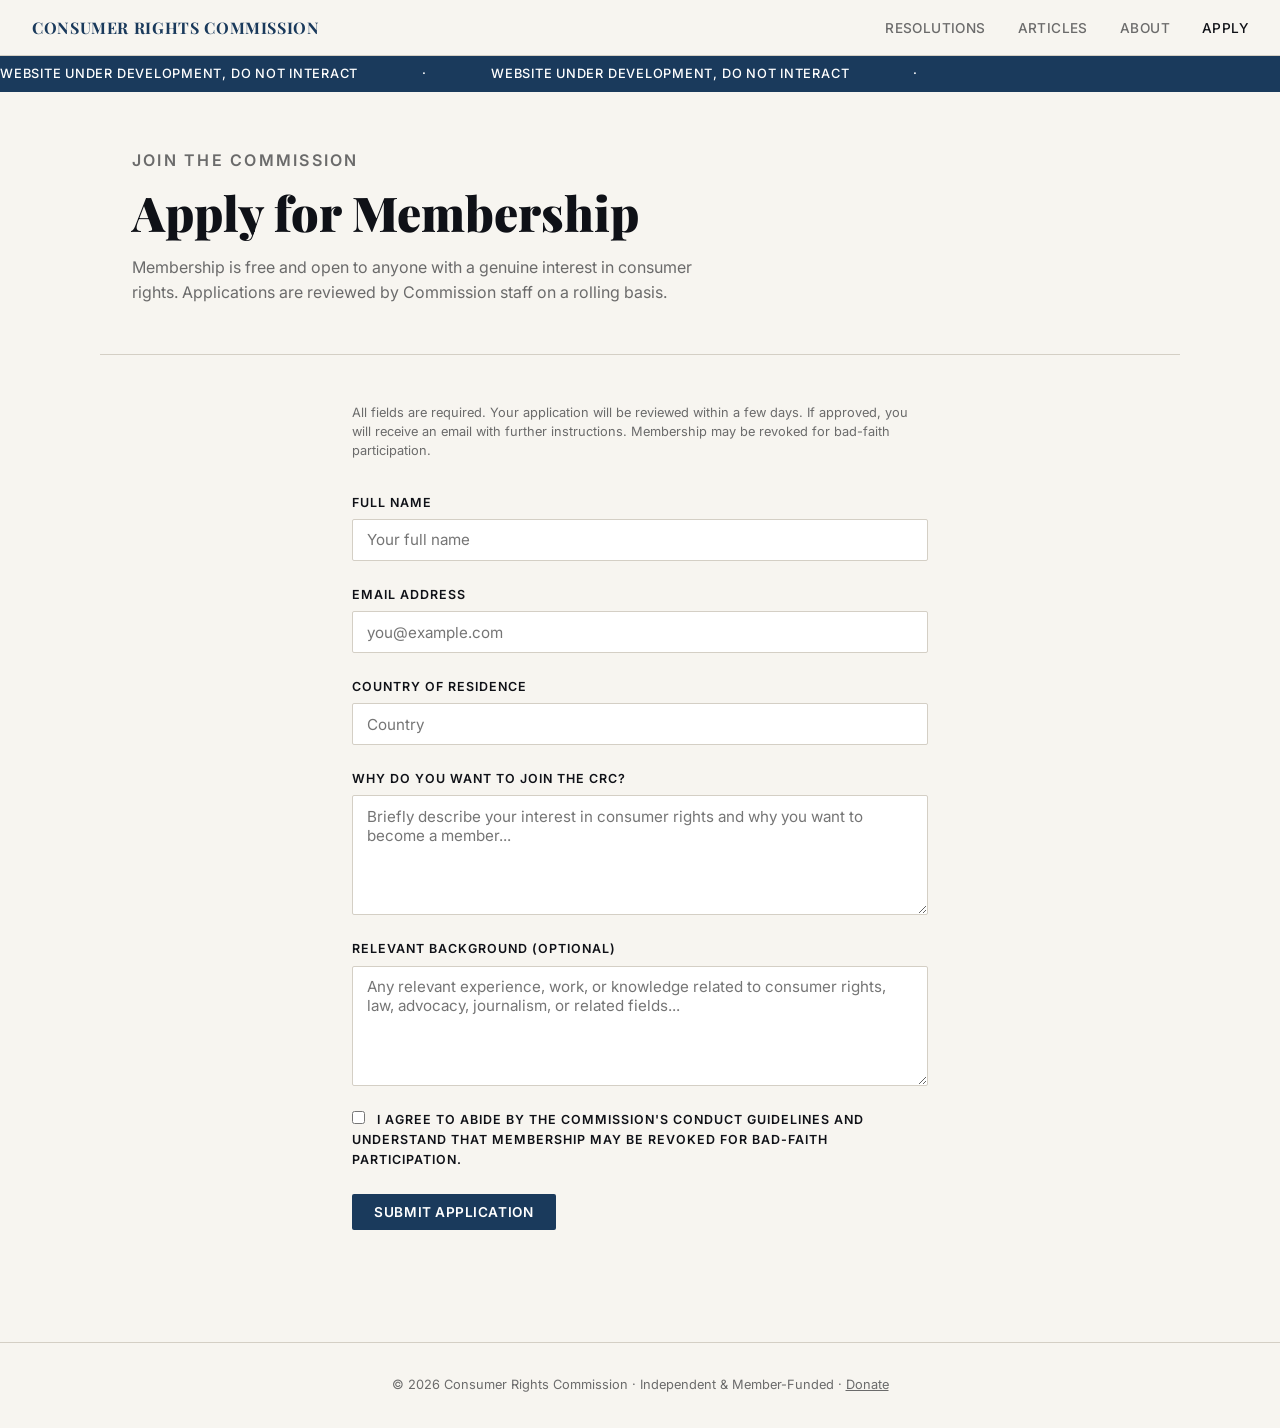
<file: apply.html>
<!DOCTYPE html>
<html lang="en">
<head>
  <meta charset="UTF-8" />
  <meta name="viewport" content="width=device-width, initial-scale=1.0" />
  <title>Apply — Consumer Rights Commission</title>
  <link href="https://fonts.googleapis.com/css2?family=Playfair+Display:wght@700;900&family=Inter:wght@400;500;600&display=swap" rel="stylesheet" />
  <link rel="stylesheet" href="style.css" />
</head>
<body>

  <nav>
    <a href="index.html" class="nav-logo">Consumer Rights Commission</a>
    <ul class="nav-links">
      <li><a href="resolutions.html">Resolutions</a></li>
      <li><a href="articles.html">Articles</a></li>
      <li><a href="about.html">About</a></li>
      <li><a href="apply.html" class="active">Apply</a></li>
    </ul>
  </nav>

  <div class="ticker-wrap">
    <div class="ticker-inner">
      <span>WEBSITE UNDER DEVELOPMENT, DO NOT INTERACT</span>
      <span>·</span>
      <span>WEBSITE UNDER DEVELOPMENT, DO NOT INTERACT</span>
      <span>·</span>
    </div>
  </div>

  <div class="page-hero">
    <p class="page-hero-eyebrow">Join the Commission</p>
    <h1>Apply for Membership</h1>
    <p>Membership is free and open to anyone with a genuine interest in consumer rights. Applications are reviewed by Commission staff on a rolling basis.</p>
  </div>

  <div class="form-wrap">
    <p class="form-note">All fields are required. Your application will be reviewed within a few days. If approved, you will receive an email with further instructions. Membership may be revoked for bad-faith participation.</p>

    <div class="form-group">
      <label for="name">Full Name</label>
      <input type="text" id="name" placeholder="Your full name" />
    </div>

    <div class="form-group">
      <label for="email">Email Address</label>
      <input type="email" id="email" placeholder="you@example.com" />
    </div>

    <div class="form-group">
      <label for="country">Country of Residence</label>
      <input type="text" id="country" placeholder="Country" />
    </div>

    <div class="form-group">
      <label for="interest">Why do you want to join the CRC?</label>
      <textarea id="interest" placeholder="Briefly describe your interest in consumer rights and why you want to become a member..."></textarea>
    </div>

    <div class="form-group">
      <label for="background">Relevant background (optional)</label>
      <textarea id="background" placeholder="Any relevant experience, work, or knowledge related to consumer rights, law, advocacy, journalism, or related fields..."></textarea>
    </div>

    <div class="form-group">
      <label>
        <input type="checkbox" style="margin-right:.5rem;" />
        I agree to abide by the Commission's conduct guidelines and understand that membership may be revoked for bad-faith participation.
      </label>
    </div>

    <button class="btn btn-primary" id="submit-btn" onclick="handleSubmit()">Submit Application</button>

    <p id="submit-msg" style="display:none; margin-top:1.5rem; font-size:.9rem; color:var(--accent); font-weight:600;">
      Thank you — your application has been received. We will be in touch via email.
    </p>
    <p id="error-msg" style="display:none; margin-top:1.5rem; font-size:.9rem; color:#842029; font-weight:600;">
      Something went wrong. Please try again or email us directly at crcmail.official@gmail.com.
    </p>
  </div>

  <footer>
    © 2026 Consumer Rights Commission · Independent &amp; Member-Funded · <a href="#">Donate</a>
  </footer>

  <script>
    async function handleSubmit() {
      const name = document.getElementById('name').value.trim();
      const email = document.getElementById('email').value.trim();
      const country = document.getElementById('country').value.trim();
      const interest = document.getElementById('interest').value.trim();
      const checkbox = document.querySelector('input[type="checkbox"]');

      if (!name || !email || !country || !interest) {
        alert('Please fill in all required fields before submitting.');
        return;
      }
      if (!checkbox.checked) {
        alert('Please agree to the conduct guidelines before submitting.');
        return;
      }

      const btn = document.getElementById('submit-btn');
      btn.disabled = true;
      btn.textContent = 'Submitting...';
      btn.style.opacity = '.5';

      try {
        const response = await fetch('https://formspree.io/f/maqzakwl', {
          method: 'POST',
          headers: { 'Content-Type': 'application/json', 'Accept': 'application/json' },
          body: JSON.stringify({
            name,
            email,
            country,
            interest,
            background: document.getElementById('background').value.trim()
          })
        });

        if (response.ok) {
          document.getElementById('submit-msg').style.display = 'block';
          btn.style.display = 'none';
        } else {
          throw new Error('Server error');
        }
      } catch (err) {
        document.getElementById('error-msg').style.display = 'block';
        btn.disabled = false;
        btn.textContent = 'Submit Application';
        btn.style.opacity = '1';
      }
    }
  </script>

</body>
</html>
</file>
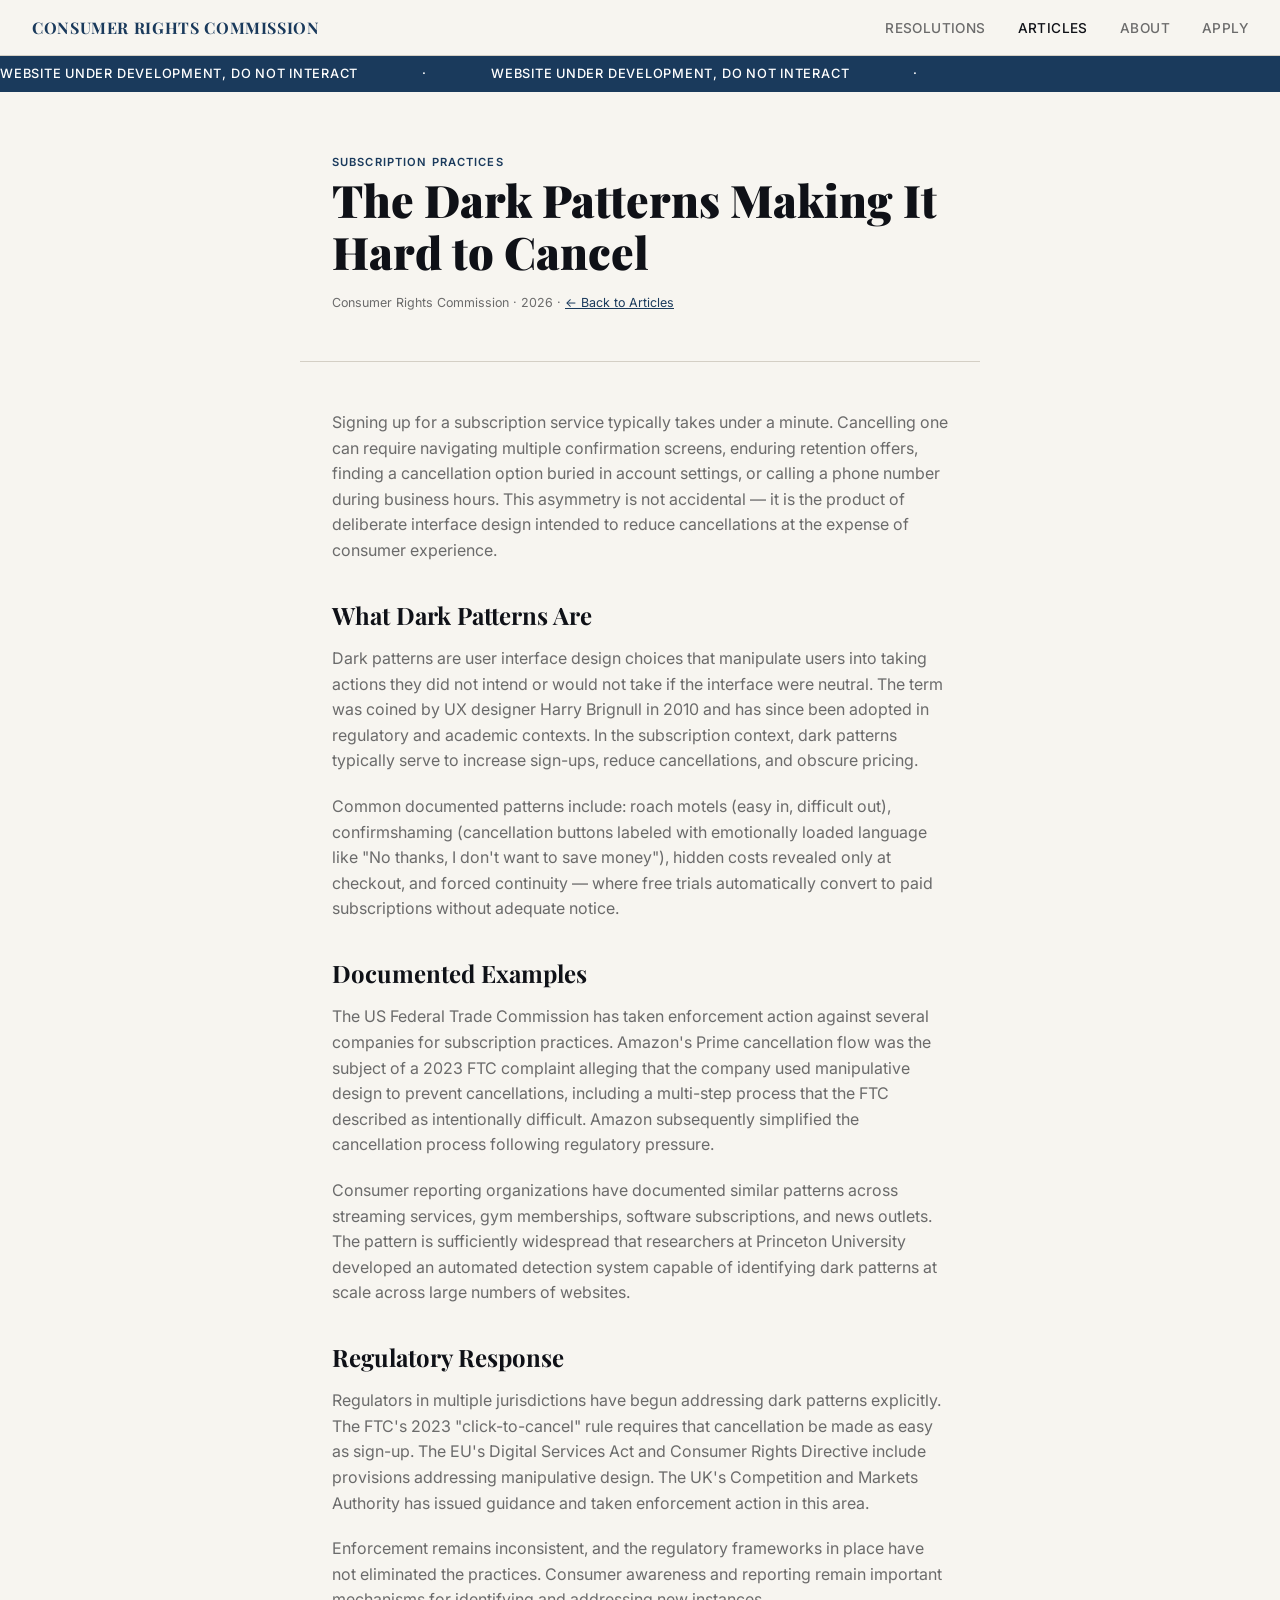
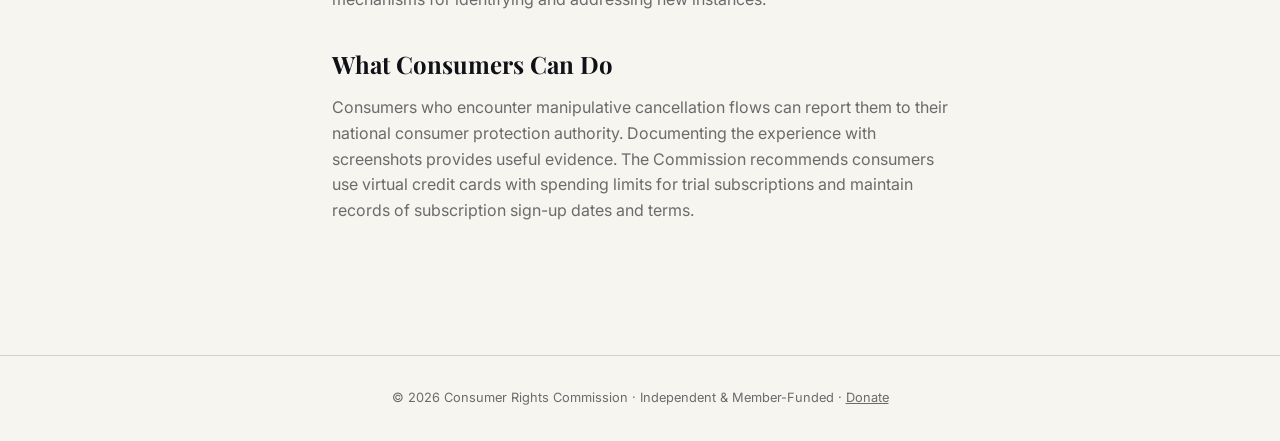
<file: dark-patterns.html>
<!DOCTYPE html>
<html lang="en">
<head>
  <meta charset="UTF-8" />
  <meta name="viewport" content="width=device-width, initial-scale=1.0" />
  <title>The Dark Patterns Making It Hard to Cancel — CRC</title>
  <link href="https://fonts.googleapis.com/css2?family=Playfair+Display:wght@700;900&family=Inter:wght@400;500;600&display=swap" rel="stylesheet" />
  <link rel="stylesheet" href="../style.css" />
  <style>
    .article-hero {
      border-bottom: 1px solid var(--rule);
      padding: 3.5rem 2rem 3rem;
      max-width: 680px;
      margin: 0 auto;
    }
    .article-hero h1 {
      font-family: 'Playfair Display', serif;
      font-size: clamp(1.8rem, 4vw, 2.8rem);
      font-weight: 900;
      line-height: 1.15;
      margin-bottom: 1rem;
    }
    .article-meta { font-size: .78rem; color: var(--mid); margin-top: 1rem; }
  </style>
</head>
<body>

  <nav>
    <a href="../index.html" class="nav-logo">Consumer Rights Commission</a>
    <ul class="nav-links">
      <li><a href="../resolutions.html">Resolutions</a></li>
      <li><a href="../articles.html" class="active">Articles</a></li>
      <li><a href="../about.html">About</a></li>
      <li><a href="../apply.html">Apply</a></li>
    </ul>
  </nav>

  <div class="ticker-wrap">
    <div class="ticker-inner">
      <span>WEBSITE UNDER DEVELOPMENT, DO NOT INTERACT</span>
      <span>·</span>
      <span>WEBSITE UNDER DEVELOPMENT, DO NOT INTERACT</span>
      <span>·</span>
    </div>
  </div>

  <div class="article-hero">
    <span class="card-tag">Subscription Practices</span>
    <h1>The Dark Patterns Making It Hard to Cancel</h1>
    <p class="article-meta">Consumer Rights Commission · 2026 · <a href="../articles.html" style="color:var(--accent);">← Back to Articles</a></p>
  </div>

  <div class="prose">
    <p>Signing up for a subscription service typically takes under a minute. Cancelling one can require navigating multiple confirmation screens, enduring retention offers, finding a cancellation option buried in account settings, or calling a phone number during business hours. This asymmetry is not accidental — it is the product of deliberate interface design intended to reduce cancellations at the expense of consumer experience.</p>

    <h2>What Dark Patterns Are</h2>
    <p>Dark patterns are user interface design choices that manipulate users into taking actions they did not intend or would not take if the interface were neutral. The term was coined by UX designer Harry Brignull in 2010 and has since been adopted in regulatory and academic contexts. In the subscription context, dark patterns typically serve to increase sign-ups, reduce cancellations, and obscure pricing.</p>
    <p>Common documented patterns include: roach motels (easy in, difficult out), confirmshaming (cancellation buttons labeled with emotionally loaded language like "No thanks, I don't want to save money"), hidden costs revealed only at checkout, and forced continuity — where free trials automatically convert to paid subscriptions without adequate notice.</p>

    <h2>Documented Examples</h2>
    <p>The US Federal Trade Commission has taken enforcement action against several companies for subscription practices. Amazon's Prime cancellation flow was the subject of a 2023 FTC complaint alleging that the company used manipulative design to prevent cancellations, including a multi-step process that the FTC described as intentionally difficult. Amazon subsequently simplified the cancellation process following regulatory pressure.</p>
    <p>Consumer reporting organizations have documented similar patterns across streaming services, gym memberships, software subscriptions, and news outlets. The pattern is sufficiently widespread that researchers at Princeton University developed an automated detection system capable of identifying dark patterns at scale across large numbers of websites.</p>

    <h2>Regulatory Response</h2>
    <p>Regulators in multiple jurisdictions have begun addressing dark patterns explicitly. The FTC's 2023 "click-to-cancel" rule requires that cancellation be made as easy as sign-up. The EU's Digital Services Act and Consumer Rights Directive include provisions addressing manipulative design. The UK's Competition and Markets Authority has issued guidance and taken enforcement action in this area.</p>
    <p>Enforcement remains inconsistent, and the regulatory frameworks in place have not eliminated the practices. Consumer awareness and reporting remain important mechanisms for identifying and addressing new instances.</p>

    <h2>What Consumers Can Do</h2>
    <p>Consumers who encounter manipulative cancellation flows can report them to their national consumer protection authority. Documenting the experience with screenshots provides useful evidence. The Commission recommends consumers use virtual credit cards with spending limits for trial subscriptions and maintain records of subscription sign-up dates and terms.</p>
  </div>

  <footer>
    © 2026 Consumer Rights Commission · Independent &amp; Member-Funded · <a href="#">Donate</a>
  </footer>

</body>
</html>
</file>
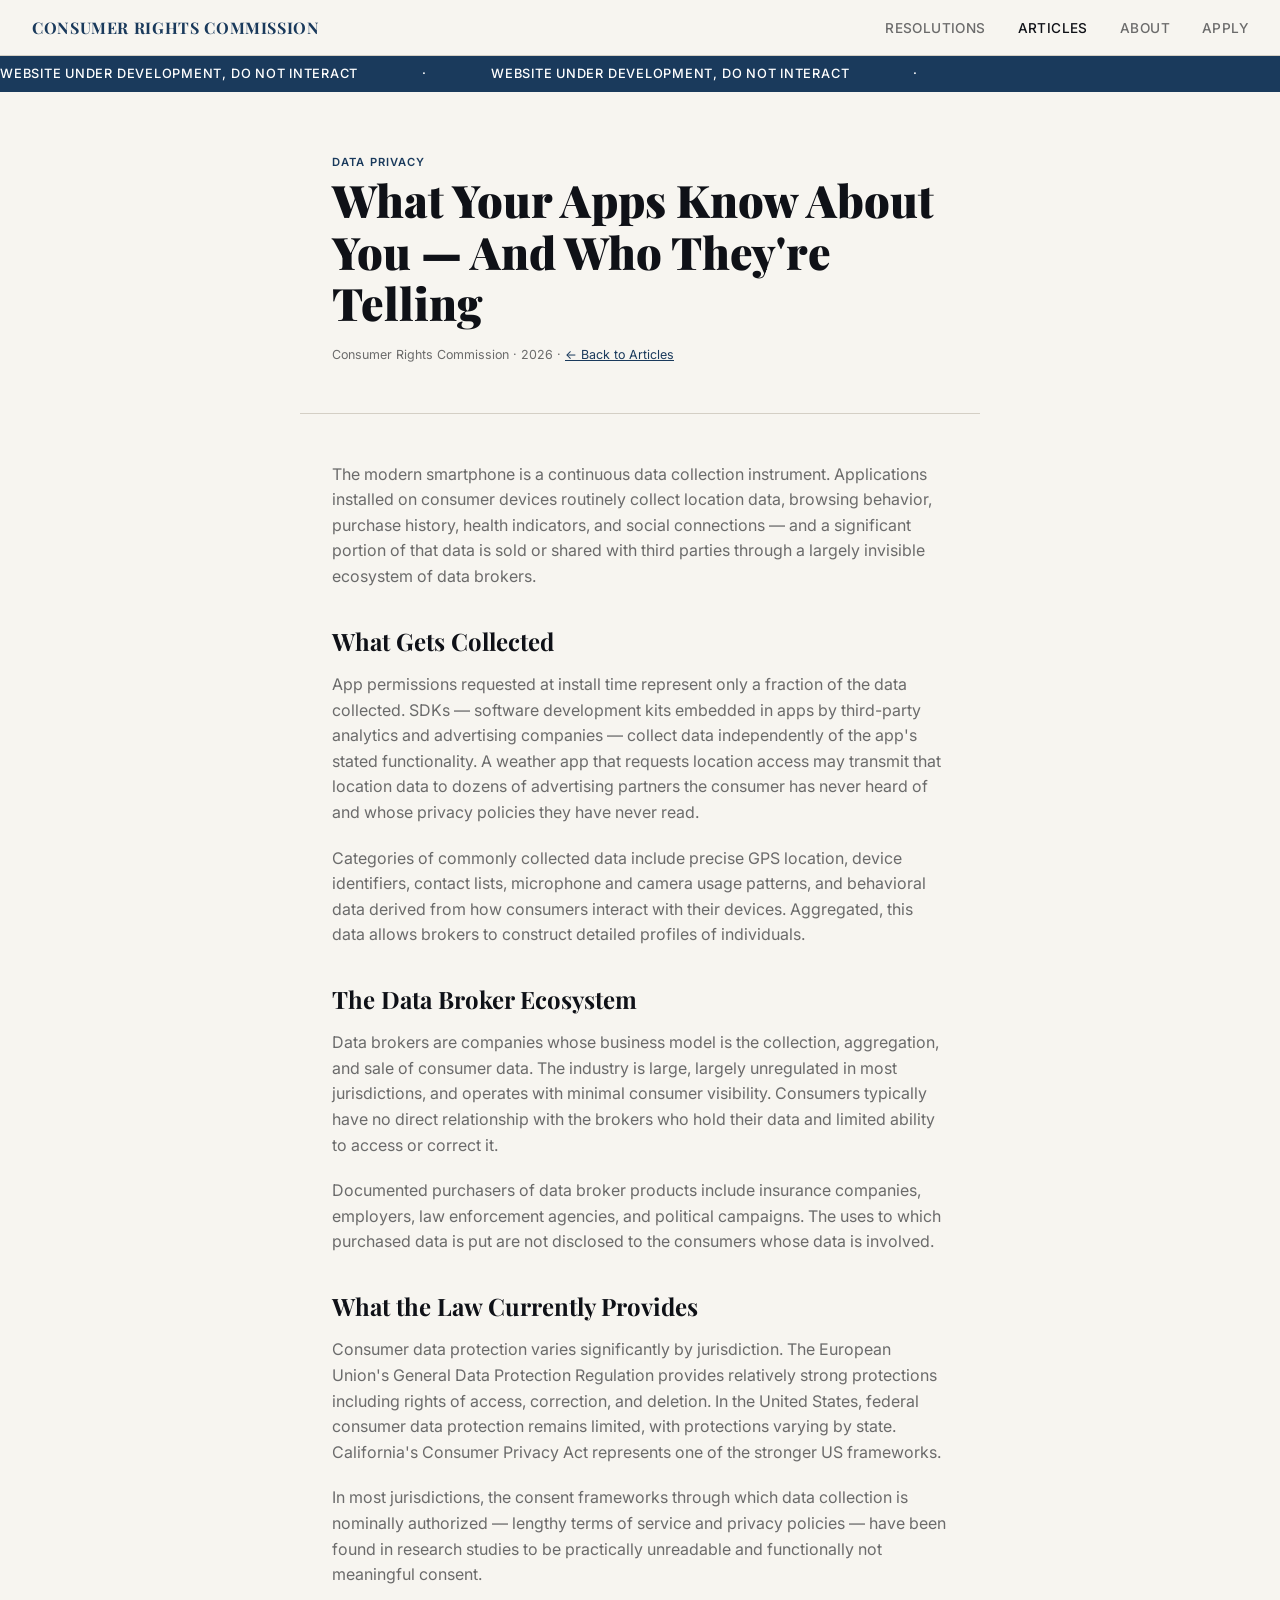
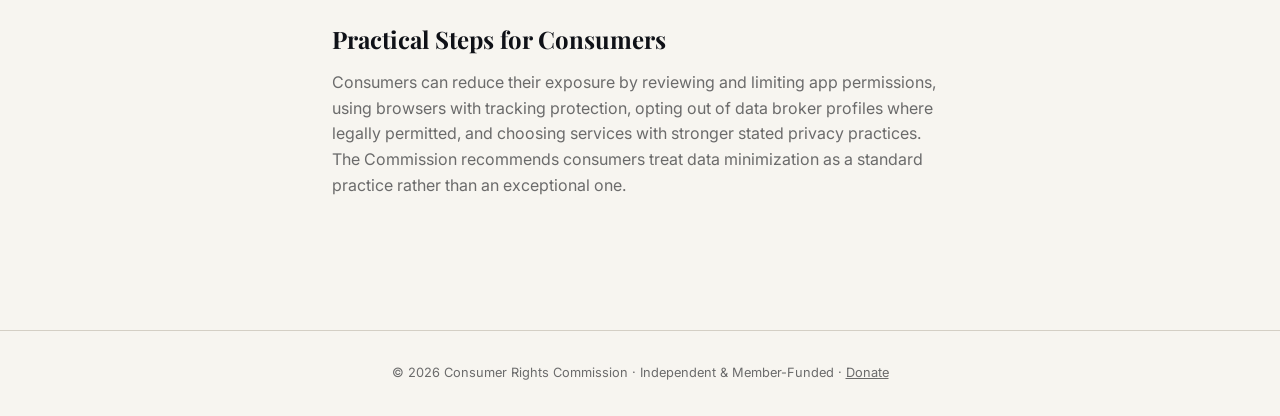
<file: data-privacy.html>
<!DOCTYPE html>
<html lang="en">
<head>
  <meta charset="UTF-8" />
  <meta name="viewport" content="width=device-width, initial-scale=1.0" />
  <title>What Your Apps Know About You — CRC</title>
  <link href="https://fonts.googleapis.com/css2?family=Playfair+Display:wght@700;900&family=Inter:wght@400;500;600&display=swap" rel="stylesheet" />
  <link rel="stylesheet" href="../style.css" />
  <style>
    .article-hero {
      border-bottom: 1px solid var(--rule);
      padding: 3.5rem 2rem 3rem;
      max-width: 680px;
      margin: 0 auto;
    }
    .article-hero h1 {
      font-family: 'Playfair Display', serif;
      font-size: clamp(1.8rem, 4vw, 2.8rem);
      font-weight: 900;
      line-height: 1.15;
      margin-bottom: 1rem;
    }
    .article-meta { font-size: .78rem; color: var(--mid); margin-top: 1rem; }
  </style>
</head>
<body>

  <nav>
    <a href="../index.html" class="nav-logo">Consumer Rights Commission</a>
    <ul class="nav-links">
      <li><a href="../resolutions.html">Resolutions</a></li>
      <li><a href="../articles.html" class="active">Articles</a></li>
      <li><a href="../about.html">About</a></li>
      <li><a href="../apply.html">Apply</a></li>
    </ul>
  </nav>

  <div class="ticker-wrap">
    <div class="ticker-inner">
      <span>WEBSITE UNDER DEVELOPMENT, DO NOT INTERACT</span>
      <span>·</span>
      <span>WEBSITE UNDER DEVELOPMENT, DO NOT INTERACT</span>
      <span>·</span>
    </div>
  </div>

  <div class="article-hero">
    <span class="card-tag">Data Privacy</span>
    <h1>What Your Apps Know About You — And Who They're Telling</h1>
    <p class="article-meta">Consumer Rights Commission · 2026 · <a href="../articles.html" style="color:var(--accent);">← Back to Articles</a></p>
  </div>

  <div class="prose">
    <p>The modern smartphone is a continuous data collection instrument. Applications installed on consumer devices routinely collect location data, browsing behavior, purchase history, health indicators, and social connections — and a significant portion of that data is sold or shared with third parties through a largely invisible ecosystem of data brokers.</p>

    <h2>What Gets Collected</h2>
    <p>App permissions requested at install time represent only a fraction of the data collected. SDKs — software development kits embedded in apps by third-party analytics and advertising companies — collect data independently of the app's stated functionality. A weather app that requests location access may transmit that location data to dozens of advertising partners the consumer has never heard of and whose privacy policies they have never read.</p>
    <p>Categories of commonly collected data include precise GPS location, device identifiers, contact lists, microphone and camera usage patterns, and behavioral data derived from how consumers interact with their devices. Aggregated, this data allows brokers to construct detailed profiles of individuals.</p>

    <h2>The Data Broker Ecosystem</h2>
    <p>Data brokers are companies whose business model is the collection, aggregation, and sale of consumer data. The industry is large, largely unregulated in most jurisdictions, and operates with minimal consumer visibility. Consumers typically have no direct relationship with the brokers who hold their data and limited ability to access or correct it.</p>
    <p>Documented purchasers of data broker products include insurance companies, employers, law enforcement agencies, and political campaigns. The uses to which purchased data is put are not disclosed to the consumers whose data is involved.</p>

    <h2>What the Law Currently Provides</h2>
    <p>Consumer data protection varies significantly by jurisdiction. The European Union's General Data Protection Regulation provides relatively strong protections including rights of access, correction, and deletion. In the United States, federal consumer data protection remains limited, with protections varying by state. California's Consumer Privacy Act represents one of the stronger US frameworks.</p>
    <p>In most jurisdictions, the consent frameworks through which data collection is nominally authorized — lengthy terms of service and privacy policies — have been found in research studies to be practically unreadable and functionally not meaningful consent.</p>

    <h2>Practical Steps for Consumers</h2>
    <p>Consumers can reduce their exposure by reviewing and limiting app permissions, using browsers with tracking protection, opting out of data broker profiles where legally permitted, and choosing services with stronger stated privacy practices. The Commission recommends consumers treat data minimization as a standard practice rather than an exceptional one.</p>
  </div>

  <footer>
    © 2026 Consumer Rights Commission · Independent &amp; Member-Funded · <a href="#">Donate</a>
  </footer>

</body>
</html>
</file>
<file: style.css>
*, *::before, *::after { box-sizing: border-box; margin: 0; padding: 0; }

:root {
  --ink:       #0f1117;
  --paper:     #f7f5f0;
  --mid:       #6b6b6b;
  --rule:      #d4cfc5;
  --accent:    #1a3a5c;
  --accent-lt: #e8eef4;
}

body {
  background: var(--paper);
  color: var(--ink);
  font-family: 'Inter', sans-serif;
  font-size: 16px;
  line-height: 1.6;
}

/* ── NAV ── */
nav {
  border-bottom: 1px solid var(--rule);
  padding: 0 2rem;
  display: flex;
  align-items: center;
  justify-content: space-between;
  height: 56px;
  position: sticky;
  top: 0;
  background: var(--paper);
  z-index: 100;
}
.nav-logo {
  font-family: 'Playfair Display', serif;
  font-size: 1rem;
  font-weight: 700;
  letter-spacing: .04em;
  text-transform: uppercase;
  color: var(--accent);
  text-decoration: none;
}
.nav-links { display: flex; gap: 2rem; list-style: none; }
.nav-links a {
  text-decoration: none;
  font-size: .85rem;
  font-weight: 500;
  color: var(--mid);
  letter-spacing: .03em;
  text-transform: uppercase;
  transition: color .15s;
}
.nav-links a:hover, .nav-links a.active { color: var(--ink); }

/* ── TICKER ── */
.ticker-wrap {
  background: var(--accent);
  color: #fff;
  overflow: hidden;
  padding: .5rem 0;
  font-size: .8rem;
  font-weight: 500;
  letter-spacing: .06em;
  text-transform: uppercase;
}
.ticker-inner {
  display: flex;
  gap: 4rem;
  white-space: nowrap;
  animation: ticker 22s linear infinite;
}
@keyframes ticker {
  from { transform: translateX(0); }
  to   { transform: translateX(-50%); }
}

/* ── BUTTONS ── */
.btn {
  display: inline-block;
  padding: .65rem 1.4rem;
  font-size: .85rem;
  font-weight: 600;
  letter-spacing: .04em;
  text-transform: uppercase;
  text-decoration: none;
  border-radius: 2px;
  transition: background .15s, color .15s;
  cursor: pointer;
  border: none;
  font-family: 'Inter', sans-serif;
}
.btn-primary { background: var(--accent); color: #fff; }
.btn-primary:hover { background: #122a45; }
.btn-outline { background: transparent; color: var(--accent); border: 1.5px solid var(--accent); }
.btn-outline:hover { background: var(--accent-lt); }

/* ── PAGE HERO ── */
.page-hero {
  border-bottom: 1px solid var(--rule);
  padding: 3.5rem 2rem 3rem;
  max-width: 1080px;
  margin: 0 auto;
}
.page-hero-eyebrow {
  font-size: .72rem;
  font-weight: 600;
  letter-spacing: .14em;
  text-transform: uppercase;
  color: var(--accent);
  margin-bottom: .75rem;
}
.page-hero h1 {
  font-family: 'Playfair Display', serif;
  font-size: clamp(1.8rem, 4vw, 3rem);
  font-weight: 900;
  line-height: 1.1;
  margin-bottom: 1rem;
}
.page-hero p {
  font-size: 1rem;
  color: var(--mid);
  max-width: 580px;
}

/* ── SECTION ── */
.section {
  max-width: 1080px;
  margin: 0 auto;
  padding: 3rem 2rem;
}
.section-label {
  font-size: .72rem;
  font-weight: 600;
  letter-spacing: .14em;
  text-transform: uppercase;
  color: var(--mid);
  border-bottom: 1px solid var(--rule);
  padding-bottom: .6rem;
  margin-bottom: 2rem;
}

/* ── CARDS ── */
.card-grid {
  display: grid;
  grid-template-columns: repeat(auto-fill, minmax(280px, 1fr));
  gap: 1.5px;
  background: var(--rule);
  border: 1.5px solid var(--rule);
}
.card {
  background: var(--paper);
  padding: 1.75rem;
  display: flex;
  flex-direction: column;
  gap: .75rem;
}
.card-tag {
  font-size: .7rem;
  font-weight: 600;
  letter-spacing: .1em;
  text-transform: uppercase;
  color: var(--accent);
}
.card h3 {
  font-family: 'Playfair Display', serif;
  font-size: 1.15rem;
  font-weight: 700;
  line-height: 1.3;
}
.card p { font-size: .88rem; color: var(--mid); }
.card-link {
  margin-top: auto;
  font-size: .78rem;
  font-weight: 600;
  letter-spacing: .06em;
  text-transform: uppercase;
  color: var(--accent);
  text-decoration: none;
}
.card-link:hover { text-decoration: underline; }

/* ── RESOLUTION ── */
.resolution {
  background: var(--accent-lt);
  border-left: 4px solid var(--accent);
  padding: 1.5rem 2rem;
  max-width: 1080px;
  margin: 0 auto;
}
.resolution-meta {
  font-size: .72rem;
  font-weight: 600;
  letter-spacing: .1em;
  text-transform: uppercase;
  color: var(--accent);
  margin-bottom: .4rem;
}
.resolution h3 {
  font-family: 'Playfair Display', serif;
  font-size: 1.3rem;
  margin-bottom: .5rem;
}
.resolution p { font-size: .9rem; color: var(--mid); }

/* ── FOOTER ── */
footer {
  border-top: 1px solid var(--rule);
  padding: 2rem;
  text-align: center;
  font-size: .8rem;
  color: var(--mid);
  margin-top: 4rem;
}
footer a { color: inherit; }

/* ── PROSE ── */
.prose {
  max-width: 680px;
  margin: 0 auto;
  padding: 3rem 2rem;
}
.prose h2 {
  font-family: 'Playfair Display', serif;
  font-size: 1.5rem;
  font-weight: 700;
  margin: 2rem 0 .75rem;
}
.prose p { color: var(--mid); margin-bottom: 1.25rem; }
.prose ul { color: var(--mid); padding-left: 1.5rem; margin-bottom: 1.25rem; }
.prose li { margin-bottom: .4rem; }

/* ── FORM ── */
.form-wrap {
  max-width: 640px;
  margin: 0 auto;
  padding: 3rem 2rem;
}
.form-group {
  display: flex;
  flex-direction: column;
  gap: .4rem;
  margin-bottom: 1.5rem;
}
.form-group label {
  font-size: .78rem;
  font-weight: 600;
  letter-spacing: .08em;
  text-transform: uppercase;
  color: var(--ink);
}
.form-group input,
.form-group textarea,
.form-group select {
  background: #fff;
  border: 1.5px solid var(--rule);
  border-radius: 2px;
  padding: .65rem .9rem;
  font-family: 'Inter', sans-serif;
  font-size: .95rem;
  color: var(--ink);
  transition: border-color .15s;
  outline: none;
}
.form-group input:focus,
.form-group textarea:focus,
.form-group select:focus { border-color: var(--accent); }
.form-group textarea { resize: vertical; min-height: 120px; }
.form-note {
  font-size: .8rem;
  color: var(--mid);
  margin-bottom: 2rem;
  line-height: 1.5;
}

/* ── RESOLUTION LIST ── */
.resolution-list { display: flex; flex-direction: column; gap: 1.5px; background: var(--rule); border: 1.5px solid var(--rule); }
.resolution-row {
  background: var(--paper);
  padding: 1.5rem 1.75rem;
  display: flex;
  align-items: flex-start;
  justify-content: space-between;
  gap: 2rem;
}
.resolution-row-body { flex: 1; }
.resolution-row-body h3 {
  font-family: 'Playfair Display', serif;
  font-size: 1.1rem;
  font-weight: 700;
  margin-bottom: .3rem;
}
.resolution-row-body p { font-size: .85rem; color: var(--mid); }
.resolution-row-meta { font-size: .72rem; font-weight: 600; letter-spacing: .08em; text-transform: uppercase; color: var(--mid); white-space: nowrap; }
.status-badge {
  display: inline-block;
  padding: .2rem .6rem;
  border-radius: 2px;
  font-size: .68rem;
  font-weight: 700;
  letter-spacing: .08em;
  text-transform: uppercase;
  margin-top: .4rem;
}
.status-review { background: #fff3cd; color: #856404; }
.status-passed { background: #d1e7dd; color: #0a3622; }
.status-rejected { background: #f8d7da; color: #58151c; }
</file>
